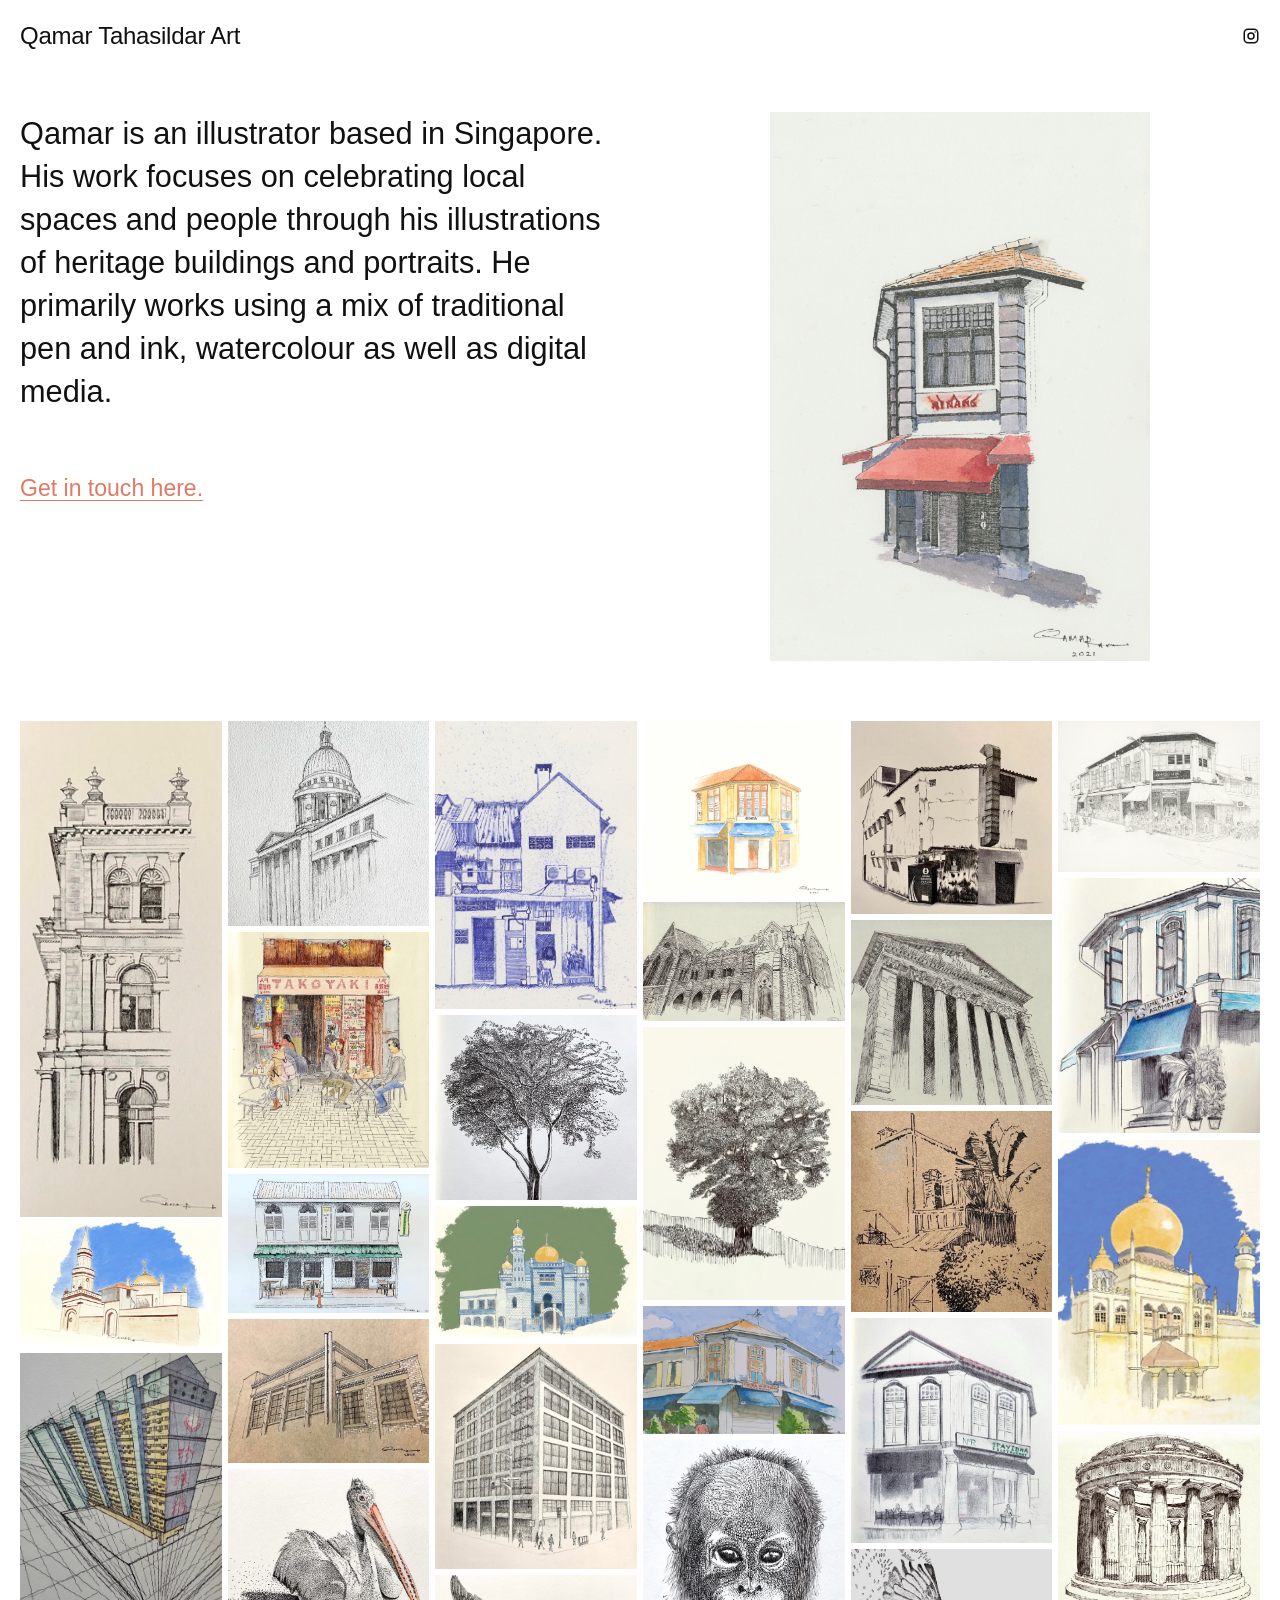
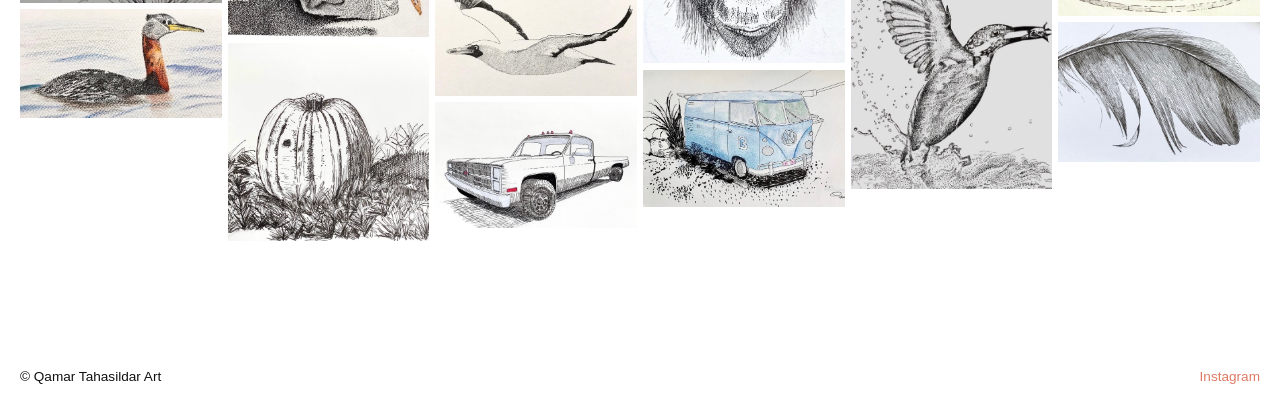
<file: index.html>
<!doctype html>
<html lang="en">
<head>
  <!-- Google tag (gtag.js) -->
  <script async src="https://www.googletagmanager.com/gtag/js?id=G-D1TV87XQL5"></script>
  <script>
    window.dataLayer = window.dataLayer || [];
    function gtag(){dataLayer.push(arguments);}
    gtag('js', new Date());
    gtag('config', 'G-D1TV87XQL5');
  </script>
  <meta charset="utf-8">
  <meta name="viewport" content="width=device-width, initial-scale=1">
  <title>Qamar Tahasildar Art</title>
  <meta name="description" content="Explore a unique collection of architectural illustrations and portraits that bring urban spaces to life with intricate details and vibrant storytelling.">
  <link rel="canonical" href="https://www.qamart.art/">
  <meta property="og:type" content="website">
  <meta property="og:site_name" content="Qamar Tahasildar Art">
  <meta property="og:title" content="Qamar Tahasildar Art">
  <meta property="og:description" content="Explore a unique collection of architectural illustrations and portraits that bring urban spaces to life with intricate details and vibrant storytelling.">
  <meta property="og:url" content="https://www.qamart.art/">
  <meta property="og:image" content="https://www.qamart.art/images/featured.jpg">
  <meta property="og:image:width" content="1384">
  <meta property="og:image:height" content="2000">
  <meta property="og:image:alt" content="Watercolour and ink illustration of a Singapore shophouse with a red awning">
  <meta name="twitter:card" content="summary_large_image">
  <link rel="icon" type="image/png" href="favicon.png">
  <link rel="apple-touch-icon" href="favicon.png">
  <link rel="stylesheet" href="css/style.css">
</head>
<body>
  <header class="site-header">
    <a class="site-title" href="./">Qamar Tahasildar Art</a>
    <a class="icon-link" href="https://www.instagram.com/qamart.art/" aria-label="Instagram" rel="noopener"><svg viewBox="0 0 24 24" aria-hidden="true" fill="none" stroke="currentColor" stroke-width="2"><rect x="3" y="3" width="18" height="18" rx="5"/><circle cx="12" cy="12" r="4"/><circle cx="17.5" cy="6.5" r="1" fill="currentColor" stroke="none"/></svg></a>
  </header>
  <main>
    <section class="hero">
      <div>
        <p class="bio">Qamar is an illustrator based in Singapore. His work focuses on celebrating local spaces and people through his illustrations of heritage buildings and portraits. He primarily works using a mix of traditional pen and ink, watercolour as well as digital media.</p>
        <a class="text-link" href="contact/">Get in touch here.</a>
      </div>
      <img class="featured" src="images/featured.jpg" alt="Watercolour and ink illustration of a Singapore shophouse with a red awning" width="1384" height="2000" fetchpriority="high">
    </section>

    <h2 class="visually-hidden">Gallery</h2>
    <div class="gallery">
      <a class="tile" href="images/01-ornate-facade.jpg"><img src="images/thumbs/01-ornate-facade.jpg" alt="Ornate colonial facade" width="555" height="1362" loading="lazy" decoding="async"></a>
      <a class="tile" href="images/02-domed-building.jpg"><img src="images/thumbs/02-domed-building.jpg" alt="Domed neoclassical building" width="1144" height="1162" loading="lazy" decoding="async"></a>
      <a class="tile" href="images/03-fayidha-shophouse.jpg"><img src="images/thumbs/03-fayidha-shophouse.jpg" alt="Fayidha shophouse in blue ink" width="1403" height="2000" loading="lazy" decoding="async"></a>
      <a class="tile" href="images/04-pariaman.jpg"><img src="images/thumbs/04-pariaman.jpg" alt="Pariaman corner shophouse" width="2000" height="1730" loading="lazy" decoding="async"></a>
      <a class="tile" href="images/05-little-india-back-alley.jpg"><img src="images/thumbs/05-little-india-back-alley.jpg" alt="Little India back alley" width="1179" height="1127" loading="lazy" decoding="async"></a>
      <a class="tile" href="images/06-kampong-glam-cafe.jpg"><img src="images/thumbs/06-kampong-glam-cafe.jpg" alt="Kampong Glam cafe row" width="2000" height="1498" loading="lazy" decoding="async"></a>
      <a class="tile" href="images/07-jamal-kazura-aromatics.jpg"><img src="images/thumbs/07-jamal-kazura-aromatics.jpg" alt="Jamal Kazura Aromatics" width="1147" height="1453" loading="lazy" decoding="async"></a>
      <a class="tile" href="images/08-gothic-church.jpg"><img src="images/thumbs/08-gothic-church.jpg" alt="Gothic church" width="1030" height="609" loading="lazy" decoding="async"></a>
      <a class="tile" href="images/09-columned-portico.jpg"><img src="images/thumbs/09-columned-portico.jpg" alt="Columned portico" width="1179" height="1082" loading="lazy" decoding="async"></a>
      <a class="tile" href="images/10-takoyaki-stall.jpg"><img src="images/thumbs/10-takoyaki-stall.jpg" alt="Takoyaki stall" width="1173" height="1371" loading="lazy" decoding="async"></a>
      <a class="tile" href="images/11-spreading-tree.jpg"><img src="images/thumbs/11-spreading-tree.jpg" alt="Spreading tree" width="1140" height="1047" loading="lazy" decoding="async"></a>
      <a class="tile" href="images/12-tree-by-fence.jpg"><img src="images/thumbs/12-tree-by-fence.jpg" alt="Tree by fence" width="796" height="1079" loading="lazy" decoding="async"></a>
      <a class="tile" href="images/13-kraft-paper-house.jpg"><img src="images/thumbs/13-kraft-paper-house.jpg" alt="House on kraft paper" width="1169" height="1165" loading="lazy" decoding="async"></a>
      <a class="tile" href="images/14-sultan-mosque.jpg"><img src="images/thumbs/14-sultan-mosque.jpg" alt="Sultan Mosque" width="1414" height="2000" loading="lazy" decoding="async"></a>
      <a class="tile" href="images/15-green-awning-shophouse.jpg"><img src="images/thumbs/15-green-awning-shophouse.jpg" alt="Shophouse with green awning" width="1054" height="727" loading="lazy" decoding="async"></a>
      <a class="tile" href="images/16-malabar-mosque.jpg"><img src="images/thumbs/16-malabar-mosque.jpg" alt="Malabar Mosque" width="1948" height="1279" loading="lazy" decoding="async"></a>
      <a class="tile" href="images/17-hajjah-fatimah-mosque.jpg"><img src="images/thumbs/17-hajjah-fatimah-mosque.jpg" alt="Hajjah Fatimah Mosque" width="2000" height="1244" loading="lazy" decoding="async"></a>
      <a class="tile" href="images/18-jamal-kazura-watercolour.jpg"><img src="images/thumbs/18-jamal-kazura-watercolour.jpg" alt="Jamal Kazura in watercolour" width="2000" height="1266" loading="lazy" decoding="async"></a>
      <a class="tile" href="images/19-fayzha-shophouse.jpg"><img src="images/thumbs/19-fayzha-shophouse.jpg" alt="Fayzha shophouse" width="1179" height="1317" loading="lazy" decoding="async"></a>
      <a class="tile" href="images/20-brick-building-kraft.jpg"><img src="images/thumbs/20-brick-building-kraft.jpg" alt="Brick building on kraft paper" width="1171" height="836" loading="lazy" decoding="async"></a>
      <a class="tile" href="images/21-office-block.jpg"><img src="images/thumbs/21-office-block.jpg" alt="Corner office block" width="1179" height="1316" loading="lazy" decoding="async"></a>
      <a class="tile" href="images/22-tower-perspective.jpg"><img src="images/thumbs/22-tower-perspective.jpg" alt="Tower in perspective" width="1179" height="1459" loading="lazy" decoding="async"></a>
      <a class="tile" href="images/23-rotunda.jpg"><img src="images/thumbs/23-rotunda.jpg" alt="Rotunda" width="1179" height="1083" loading="lazy" decoding="async"></a>
      <a class="tile" href="images/24-orangutan.jpg"><img src="images/thumbs/24-orangutan.jpg" alt="Orangutan" width="996" height="1105" loading="lazy" decoding="async"></a>
      <a class="tile" href="images/25-pelican.jpg"><img src="images/thumbs/25-pelican.jpg" alt="Pelican" width="1179" height="985" loading="lazy" decoding="async"></a>
      <a class="tile" href="images/26-kingfisher.jpg"><img src="images/thumbs/26-kingfisher.jpg" alt="Kingfisher" width="1168" height="1387" loading="lazy" decoding="async"></a>
      <a class="tile" href="images/27-gannet.jpg"><img src="images/thumbs/27-gannet.jpg" alt="Gannet in flight" width="1179" height="706" loading="lazy" decoding="async"></a>
      <a class="tile" href="images/28-grebe.jpg"><img src="images/thumbs/28-grebe.jpg" alt="Grebe" width="1046" height="566" loading="lazy" decoding="async"></a>
      <a class="tile" href="images/29-feather.jpg"><img src="images/thumbs/29-feather.jpg" alt="Feather" width="1179" height="817" loading="lazy" decoding="async"></a>
      <a class="tile" href="images/30-pumpkin.jpg"><img src="images/thumbs/30-pumpkin.jpg" alt="Pumpkin" width="1179" height="1158" loading="lazy" decoding="async"></a>
      <a class="tile" href="images/31-vw-van.jpg"><img src="images/thumbs/31-vw-van.jpg" alt="VW van" width="1026" height="699" loading="lazy" decoding="async"></a>
      <a class="tile" href="images/32-pickup-truck.jpg"><img src="images/thumbs/32-pickup-truck.jpg" alt="Pickup truck" width="1179" height="734" loading="lazy" decoding="async"></a>
    </div>
  </main>

  <dialog class="lightbox" aria-label="Artwork viewer">
    <img alt="">
    <button class="lb-close" type="button" aria-label="Close">&times;</button>
    <button class="lb-prev" type="button" aria-label="Previous">&#8249;</button>
    <button class="lb-next" type="button" aria-label="Next">&#8250;</button>
    <p class="lb-count" aria-live="polite"></p>
  </dialog>

  <footer class="site-footer">
    <span>© Qamar Tahasildar Art</span>
    <a href="https://www.instagram.com/qamart.art/" rel="noopener">Instagram</a>
  </footer>
  <script src="js/main.js"></script>
</body>
</html>
</file>
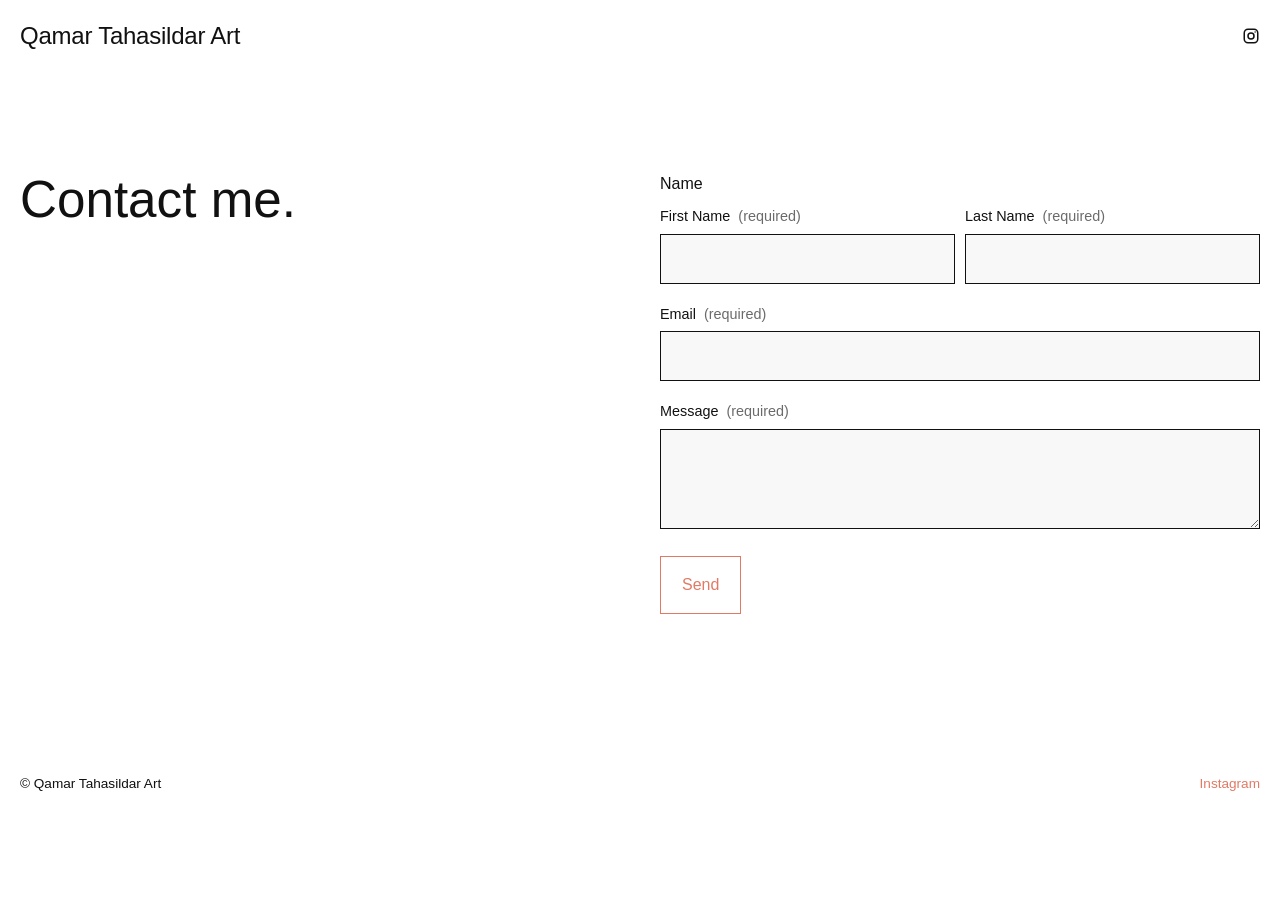
<file: contact/index.html>
<!doctype html>
<html lang="en">
<head>
  <!-- Google tag (gtag.js) -->
  <script async src="https://www.googletagmanager.com/gtag/js?id=G-D1TV87XQL5"></script>
  <script>
    window.dataLayer = window.dataLayer || [];
    function gtag(){dataLayer.push(arguments);}
    gtag('js', new Date());
    gtag('config', 'G-D1TV87XQL5');
  </script>
  <meta charset="utf-8">
  <meta name="viewport" content="width=device-width, initial-scale=1">
  <title>Contact — Qamar Tahasildar Art</title>
  <meta name="description" content="Explore a unique collection of architectural illustrations and portraits that bring urban spaces to life with intricate details and vibrant storytelling.">
  <link rel="canonical" href="https://www.qamart.art/contact/">
  <meta property="og:type" content="website">
  <meta property="og:site_name" content="Qamar Tahasildar Art">
  <meta property="og:title" content="Contact — Qamar Tahasildar Art">
  <meta property="og:description" content="Explore a unique collection of architectural illustrations and portraits that bring urban spaces to life with intricate details and vibrant storytelling.">
  <meta property="og:url" content="https://www.qamart.art/contact/">
  <meta property="og:image" content="https://www.qamart.art/images/featured.jpg">
  <meta property="og:image:width" content="1384">
  <meta property="og:image:height" content="2000">
  <meta property="og:image:alt" content="Watercolour and ink illustration of a Singapore shophouse with a red awning">
  <meta name="twitter:card" content="summary_large_image">
  <link rel="icon" type="image/png" href="../favicon.png">
  <link rel="apple-touch-icon" href="../favicon.png">
  <link rel="stylesheet" href="../css/style.css">
</head>
<body>
  <header class="site-header">
    <a class="site-title" href=".././">Qamar Tahasildar Art</a>
    <a class="icon-link" href="https://www.instagram.com/qamart.art/" aria-label="Instagram" rel="noopener"><svg viewBox="0 0 24 24" aria-hidden="true" fill="none" stroke="currentColor" stroke-width="2"><rect x="3" y="3" width="18" height="18" rx="5"/><circle cx="12" cy="12" r="4"/><circle cx="17.5" cy="6.5" r="1" fill="currentColor" stroke="none"/></svg></a>
  </header>
  <main class="contact">
    <h1>Contact me.</h1>
    <div>
      <form class="form" action="https://formspree.io/f/xjygjlkg" method="POST">
        <fieldset>
          <legend>Name</legend>
          <div class="row">
            <div class="field">
              <label for="first-name">First Name <span>(required)</span></label>
              <input id="first-name" name="firstName" type="text" autocomplete="given-name" required>
            </div>
            <div class="field">
              <label for="last-name">Last Name <span>(required)</span></label>
              <input id="last-name" name="lastName" type="text" autocomplete="family-name" required>
            </div>
          </div>
        </fieldset>
        <div class="field">
          <label for="email">Email <span>(required)</span></label>
          <input id="email" name="email" type="email" autocomplete="email" required>
        </div>
        <div class="field">
          <label for="message">Message <span>(required)</span></label>
          <textarea id="message" name="message" required></textarea>
        </div>
        <input type="hidden" name="_subject" value="New message from qamart.art">
        <p class="form-error" role="alert" hidden></p>
        <button class="button" type="submit">Send</button>
      </form>
      <p class="form-thanks" role="status" tabindex="-1" hidden>Thanks — I'll be in touch soon.</p>
    </div>
  </main>

  <footer class="site-footer">
    <span>© Qamar Tahasildar Art</span>
    <a href="https://www.instagram.com/qamart.art/" rel="noopener">Instagram</a>
  </footer>
  <script src="../js/contact.js"></script>
</body>
</html>
</file>
<file: css/style.css>
:root {
  --text: #111;
  --muted: #6b6b6b;
  --accent: #e07a65;
  --border: #111;
  --field: #f8f8f8;
  --gutter: 20px;
  --gap: 6px;
  --font: -apple-system, BlinkMacSystemFont, "Helvetica Neue", "Segoe UI", Roboto, Arial, sans-serif;
}

*, *::before, *::after { box-sizing: border-box; }

html { -webkit-text-size-adjust: 100%; }

body {
  margin: 0;
  background: #fff;
  color: var(--text);
  font-family: var(--font);
  line-height: 1.5;
}

img { max-width: 100%; height: auto; display: block; }

a { color: inherit; }

/* Header */
.site-header {
  display: flex;
  align-items: center;
  justify-content: space-between;
  padding: 18px var(--gutter);
}

.site-title {
  font-size: 1.5rem;
  text-decoration: none;
  letter-spacing: -0.01em;
}

.icon-link { display: inline-flex; padding: 6px; margin-right: -6px; }
.icon-link svg { width: 18px; height: 18px; }

/* Hero */
.hero {
  display: grid;
  grid-template-columns: 1fr 1fr;
  gap: 40px;
  padding: 40px var(--gutter) 60px;
  align-items: start;
}

.bio {
  font-size: clamp(1.25rem, 2.4vw, 2.25rem);
  line-height: 1.4;
  max-width: 22em;
  margin: 0;
}

.text-link {
  display: inline-block;
  margin-top: 2.5em;
  font-size: clamp(1.1rem, 1.8vw, 1.6rem);
  color: var(--accent);
  text-underline-offset: 4px;
  text-decoration-thickness: 1px;
}

.featured { justify-self: center; width: min(100%, 380px); }

/* Gallery: CSS columns as a no-JS fallback; js/main.js upgrades it to a
   left-to-right masonry so the numbered order reads across rows. */
.gallery {
  padding: 0 var(--gutter) 80px;
  columns: 6;
  column-gap: var(--gap);
}

.gallery .tile {
  display: block;
  margin-bottom: var(--gap);
  break-inside: avoid;
  cursor: zoom-in;
}

.gallery.is-masonry { columns: auto; position: relative; }
.gallery.is-masonry .tile { position: absolute; margin: 0; }

.gallery img { width: 100%; background: #f4f4f4; }

/* Contact */
.contact {
  display: grid;
  grid-template-columns: 1fr 1fr;
  gap: 40px;
  padding: 100px var(--gutter) 120px;
}

.contact h1 {
  font-size: clamp(2.25rem, 4vw, 3.25rem);
  font-weight: 400;
  line-height: 1.1;
  margin: 0;
}

.form fieldset { border: 0; padding: 0; margin: 0 0 20px; }
.form legend { padding: 0; margin-bottom: 10px; }
.form .row { display: grid; grid-template-columns: 1fr 1fr; gap: 10px; }
.form .field { margin-bottom: 20px; }
.form fieldset .field { margin-bottom: 0; }

.form label { display: block; font-size: 0.9rem; margin-bottom: 6px; }
.form label span { color: var(--muted); margin-left: 4px; }

.form input,
.form textarea {
  width: 100%;
  padding: 12px;
  font: inherit;
  font-size: 1rem;
  background: var(--field);
  border: 1px solid var(--border);
  border-radius: 0;
}
.form textarea { min-height: 100px; resize: vertical; }
.form input:focus,
.form textarea:focus { outline: 2px solid var(--accent); outline-offset: 1px; }

.button {
  font: inherit;
  font-weight: 500;
  color: var(--accent);
  background: #fff;
  border: 1px solid var(--accent);
  padding: 16px 21px;
  cursor: pointer;
}
.button:hover { background: var(--accent); color: #fff; }
.button:disabled { opacity: 0.6; cursor: default; }
.button:disabled:hover { background: #fff; color: var(--accent); }

.form-error { color: #b3261e; margin: 0 0 16px; }

.form-thanks {
  font-size: clamp(1.25rem, 2.4vw, 2rem);
  line-height: 1.4;
  margin: 0;
  outline: none;
}

[hidden] { display: none !important; }

/* Footer */
.site-footer {
  display: flex;
  justify-content: space-between;
  gap: 16px;
  padding: 40px var(--gutter) 16px;
  font-size: 0.85rem;
}
.site-footer a { color: var(--accent); text-decoration: none; }
.site-footer a:hover { text-decoration: underline; }

/* Lightbox */
.lightbox {
  border: 0;
  padding: 0;
  width: 100vw;
  height: 100vh;
  max-width: none;
  max-height: none;
  background: rgba(255, 255, 255, 0.97);
}
.lightbox::backdrop { background: rgba(255, 255, 255, 0.97); }
.lightbox[open] { display: flex; align-items: center; justify-content: center; }

.lightbox img {
  max-width: calc(100vw - 140px);
  max-height: calc(100vh - 80px);
  width: auto;
  height: auto;
  object-fit: contain;
}

.lightbox button {
  position: absolute;
  background: none;
  border: 0;
  font: inherit;
  font-size: 2rem;
  line-height: 1;
  color: var(--text);
  padding: 12px 16px;
  cursor: pointer;
}
.lightbox button:hover { color: var(--accent); }
.lb-close { top: 8px; right: 8px; }
.lb-prev { left: 8px; top: 50%; transform: translateY(-50%); }
.lb-next { right: 8px; top: 50%; transform: translateY(-50%); }
.lb-count { position: absolute; bottom: 14px; left: 0; right: 0; text-align: center; font-size: 0.85rem; color: var(--muted); }

.visually-hidden {
  position: absolute; width: 1px; height: 1px; overflow: hidden;
  clip: rect(0 0 0 0); white-space: nowrap;
}

/* Responsive */
@media (max-width: 1200px) { .gallery { columns: 4; } }
@media (max-width: 900px)  { .gallery { columns: 3; } }

@media (max-width: 700px) {
  :root { --gutter: 16px; }
  .site-title { font-size: 1.25rem; }
  .hero, .contact { grid-template-columns: 1fr; }
  .hero { padding-top: 20px; }
  .text-link { margin-top: 1.2em; }
  .contact { padding-top: 40px; padding-bottom: 80px; }
  .gallery { columns: 2; --gap: 4px; }
  .lightbox img { max-width: calc(100vw - 24px); max-height: calc(100vh - 120px); }
  .lb-prev, .lb-next { top: auto; bottom: 4px; transform: none; }
}

@media (max-width: 420px) {
  .form .row { grid-template-columns: 1fr; }
}
</file>
